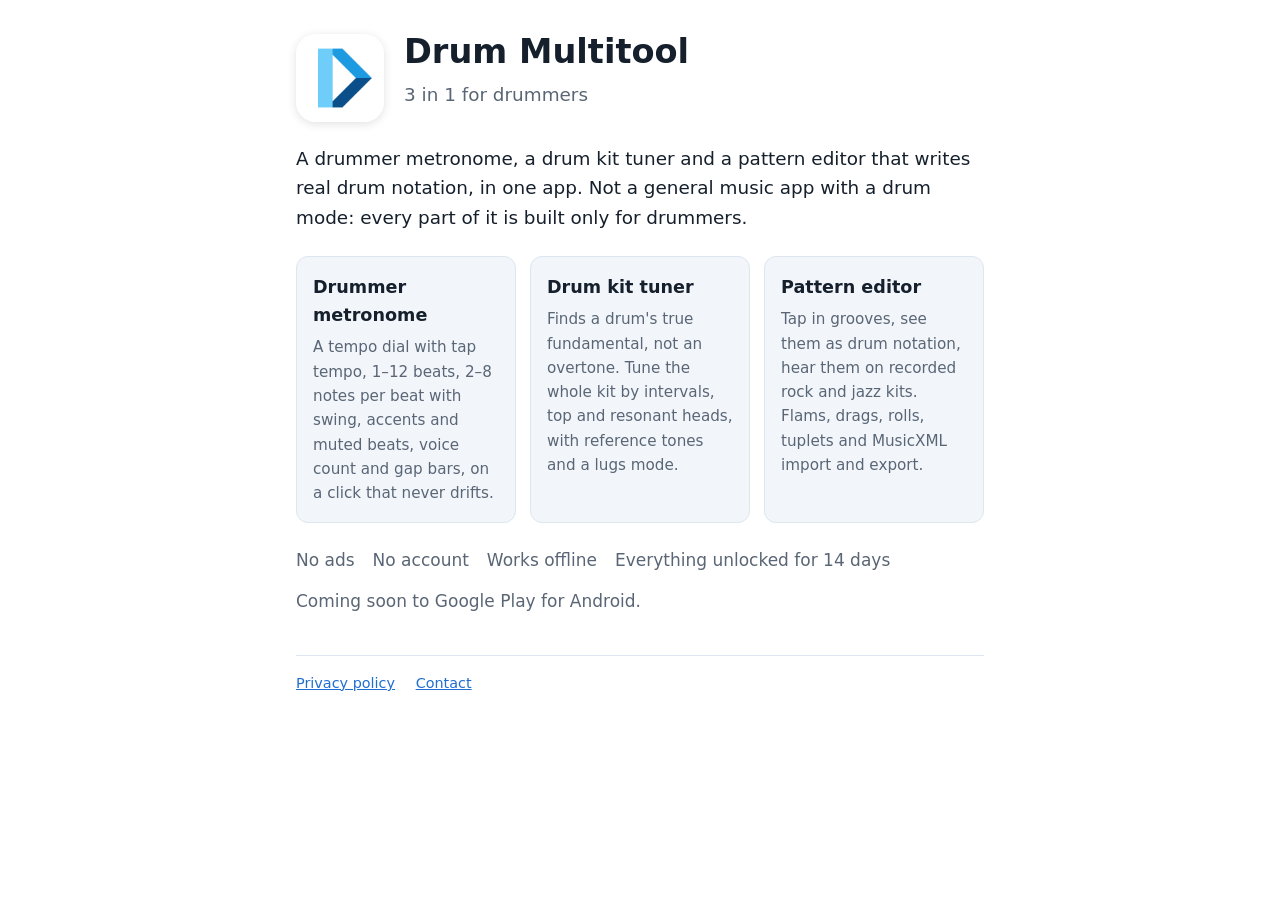
<file: index.html>
<!doctype html>
<html lang="en">
<head>
<meta charset="utf-8">
<meta name="viewport" content="width=device-width, initial-scale=1">
<title>Drum Multitool</title>
<meta name="description" content="3 in 1 for drummers: a drummer metronome, a drum kit tuner and a pattern editor that writes real drum notation.">
<link rel="icon" href="favicon.png">
<link rel="stylesheet" href="style.css">
</head>
<body>
<main>
  <div class="hero">
    <img src="icon.png" alt="">
    <div>
      <h1>Drum Multitool</h1>
      <p class="lead muted">3 in 1 for drummers</p>
    </div>
  </div>

  <p class="lead">A drummer metronome, a drum kit tuner and a pattern editor that writes real
  drum notation, in one app. Not a general music app with a drum mode: every part of it is
  built only for drummers.</p>

  <div class="tools">
    <div class="tool">
      <h3>Drummer metronome</h3>
      <p>A tempo dial with tap tempo, 1–12 beats, 2–8 notes per beat with swing, accents and
      muted beats, voice count and gap bars, on a click that never drifts.</p>
    </div>
    <div class="tool">
      <h3>Drum kit tuner</h3>
      <p>Finds a drum's true fundamental, not an overtone. Tune the whole kit by intervals,
      top and resonant heads, with reference tones and a lugs mode.</p>
    </div>
    <div class="tool">
      <h3>Pattern editor</h3>
      <p>Tap in grooves, see them as drum notation, hear them on recorded rock and jazz
      kits. Flams, drags, rolls, tuplets and MusicXML import and export.</p>
    </div>
  </div>

  <ul class="facts">
    <li>No ads</li>
    <li>No account</li>
    <li>Works offline</li>
    <li>Everything unlocked for 14 days</li>
  </ul>

  <p class="muted">Coming soon to Google Play for Android.</p>

  <footer>
    <a href="privacy/">Privacy policy</a>
    <a href="mailto:drummultitool@gmail.com">Contact</a>
  </footer>
</main>
</body>
</html>
</file>
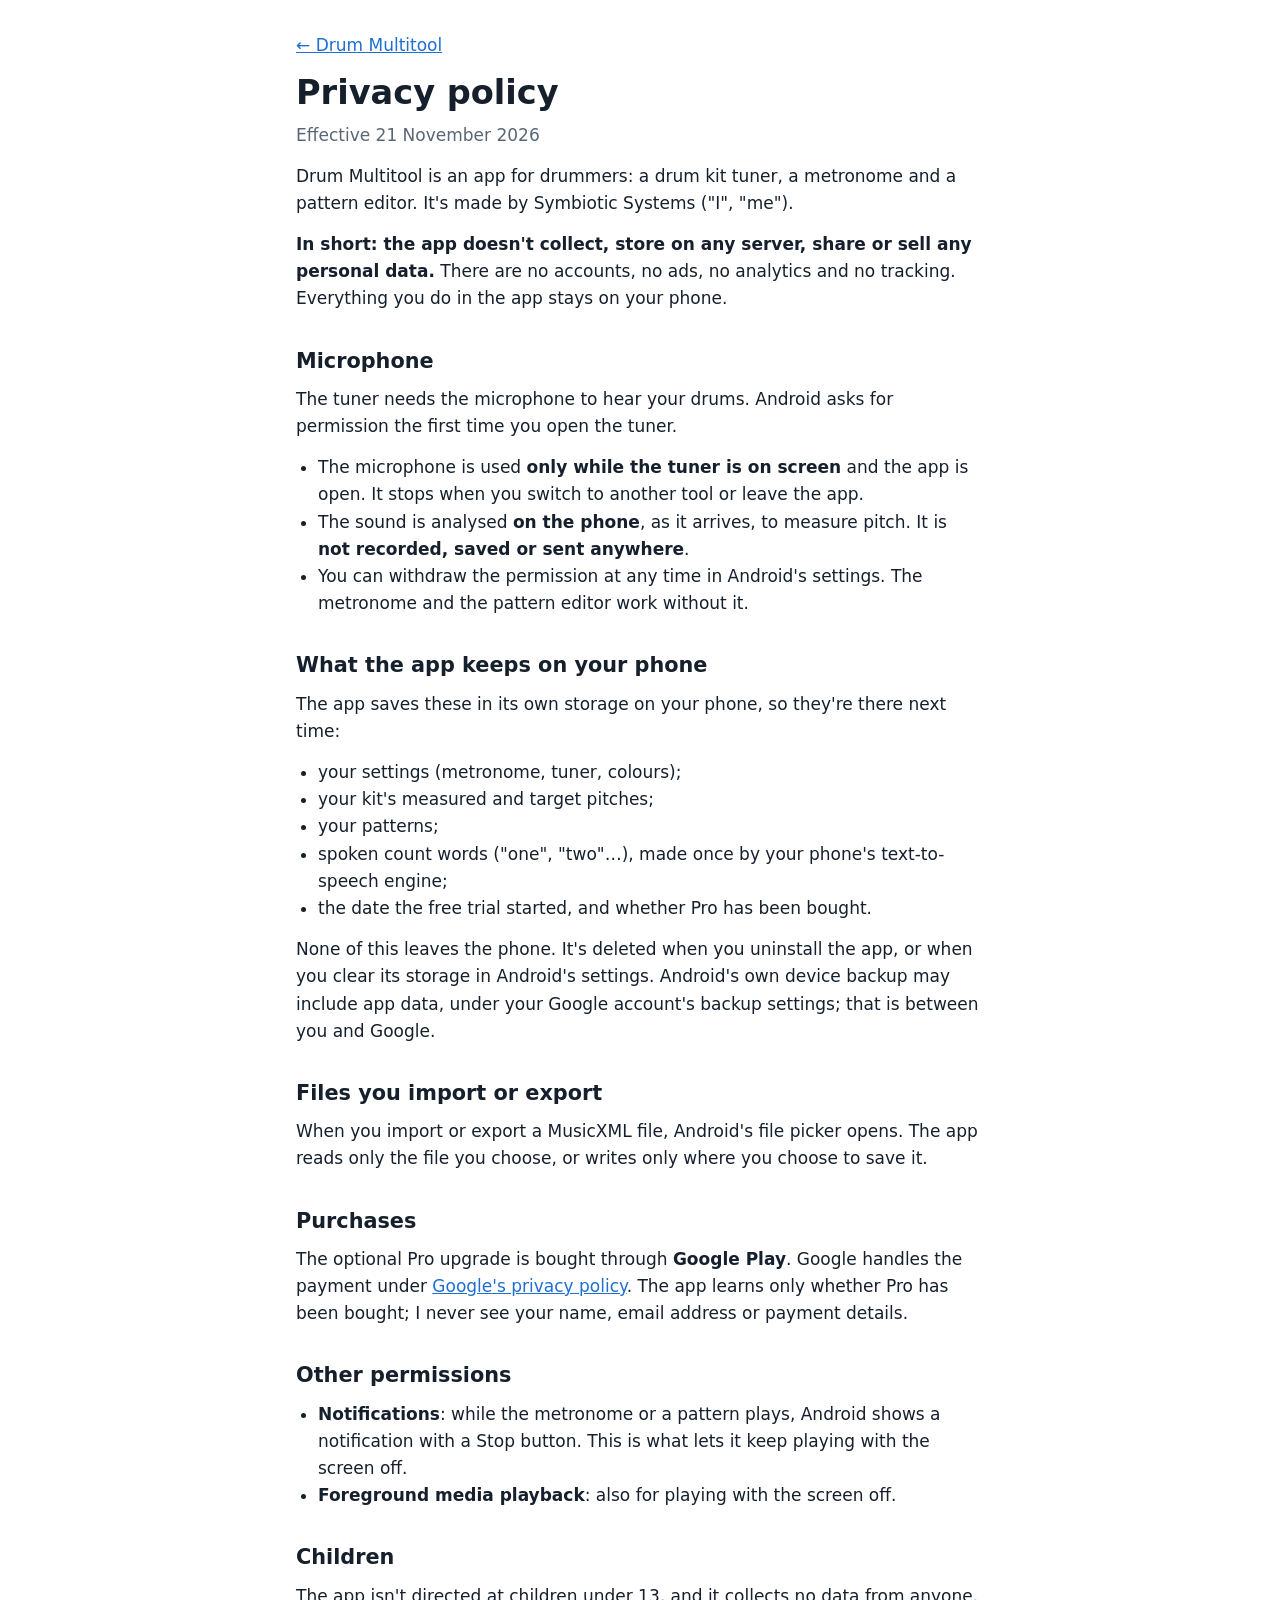
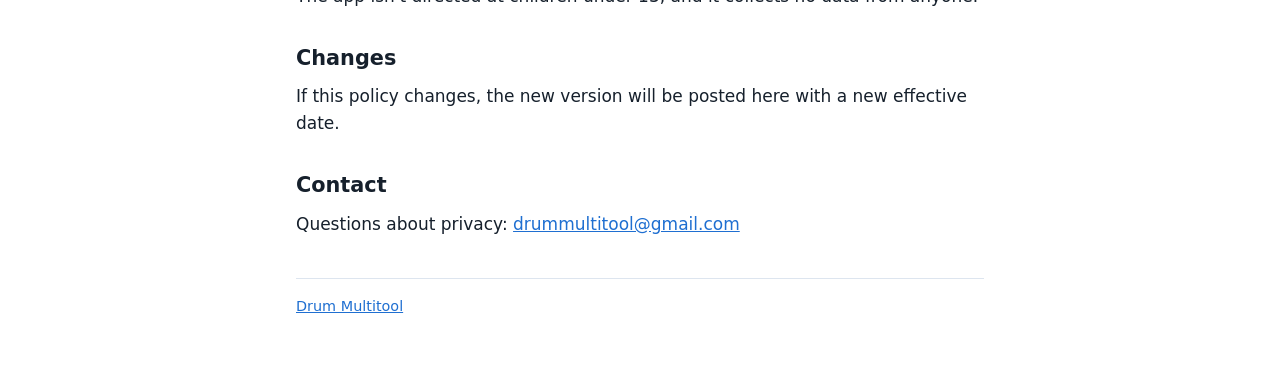
<file: privacy/index.html>
<!doctype html>
<html lang="en">
<head>
<meta charset="utf-8">
<meta name="viewport" content="width=device-width, initial-scale=1">
<title>Privacy policy · Drum Multitool</title>
<link rel="icon" href="../favicon.png">
<link rel="stylesheet" href="../style.css">
</head>
<body>
<main>
  <p><a href="../">← Drum Multitool</a></p>
  <h1>Privacy policy</h1>
  <p class="muted">Effective 21 November 2026</p>

  <p>Drum Multitool is an app for drummers: a drum kit tuner, a metronome and a pattern
  editor. It's made by Symbiotic Systems ("I", "me").</p>

  <p><strong>In short: the app doesn't collect, store on any server, share or sell any
  personal data.</strong> There are no accounts, no ads, no analytics and no tracking.
  Everything you do in the app stays on your phone.</p>

  <h2>Microphone</h2>
  <p>The tuner needs the microphone to hear your drums. Android asks for permission the
  first time you open the tuner.</p>
  <ul>
    <li>The microphone is used <strong>only while the tuner is on screen</strong> and the
    app is open. It stops when you switch to another tool or leave the app.</li>
    <li>The sound is analysed <strong>on the phone</strong>, as it arrives, to measure
    pitch. It is <strong>not recorded, saved or sent anywhere</strong>.</li>
    <li>You can withdraw the permission at any time in Android's settings. The metronome
    and the pattern editor work without it.</li>
  </ul>

  <h2>What the app keeps on your phone</h2>
  <p>The app saves these in its own storage on your phone, so they're there next time:</p>
  <ul>
    <li>your settings (metronome, tuner, colours);</li>
    <li>your kit's measured and target pitches;</li>
    <li>your patterns;</li>
    <li>spoken count words ("one", "two"…), made once by your phone's text-to-speech
    engine;</li>
    <li>the date the free trial started, and whether Pro has been bought.</li>
  </ul>
  <p>None of this leaves the phone. It's deleted when you uninstall the app, or when you
  clear its storage in Android's settings. Android's own device backup may include app
  data, under your Google account's backup settings; that is between you and Google.</p>

  <h2>Files you import or export</h2>
  <p>When you import or export a MusicXML file, Android's file picker opens. The app reads
  only the file you choose, or writes only where you choose to save it.</p>

  <h2>Purchases</h2>
  <p>The optional Pro upgrade is bought through <strong>Google Play</strong>. Google
  handles the payment under <a href="https://policies.google.com/privacy">Google's privacy
  policy</a>. The app learns only whether Pro has been bought; I never see your name, email
  address or payment details.</p>

  <h2>Other permissions</h2>
  <ul>
    <li><strong>Notifications</strong>: while the metronome or a pattern plays, Android
    shows a notification with a Stop button. This is what lets it keep playing with the
    screen off.</li>
    <li><strong>Foreground media playback</strong>: also for playing with the screen
    off.</li>
  </ul>

  <h2>Children</h2>
  <p>The app isn't directed at children under 13, and it collects no data from anyone.</p>

  <h2>Changes</h2>
  <p>If this policy changes, the new version will be posted here with a new effective
  date.</p>

  <h2>Contact</h2>
  <p>Questions about privacy: <a href="mailto:drummultitool@gmail.com">drummultitool@gmail.com</a></p>

  <footer>
    <a href="../">Drum Multitool</a>
  </footer>
</main>
</body>
</html>
</file>
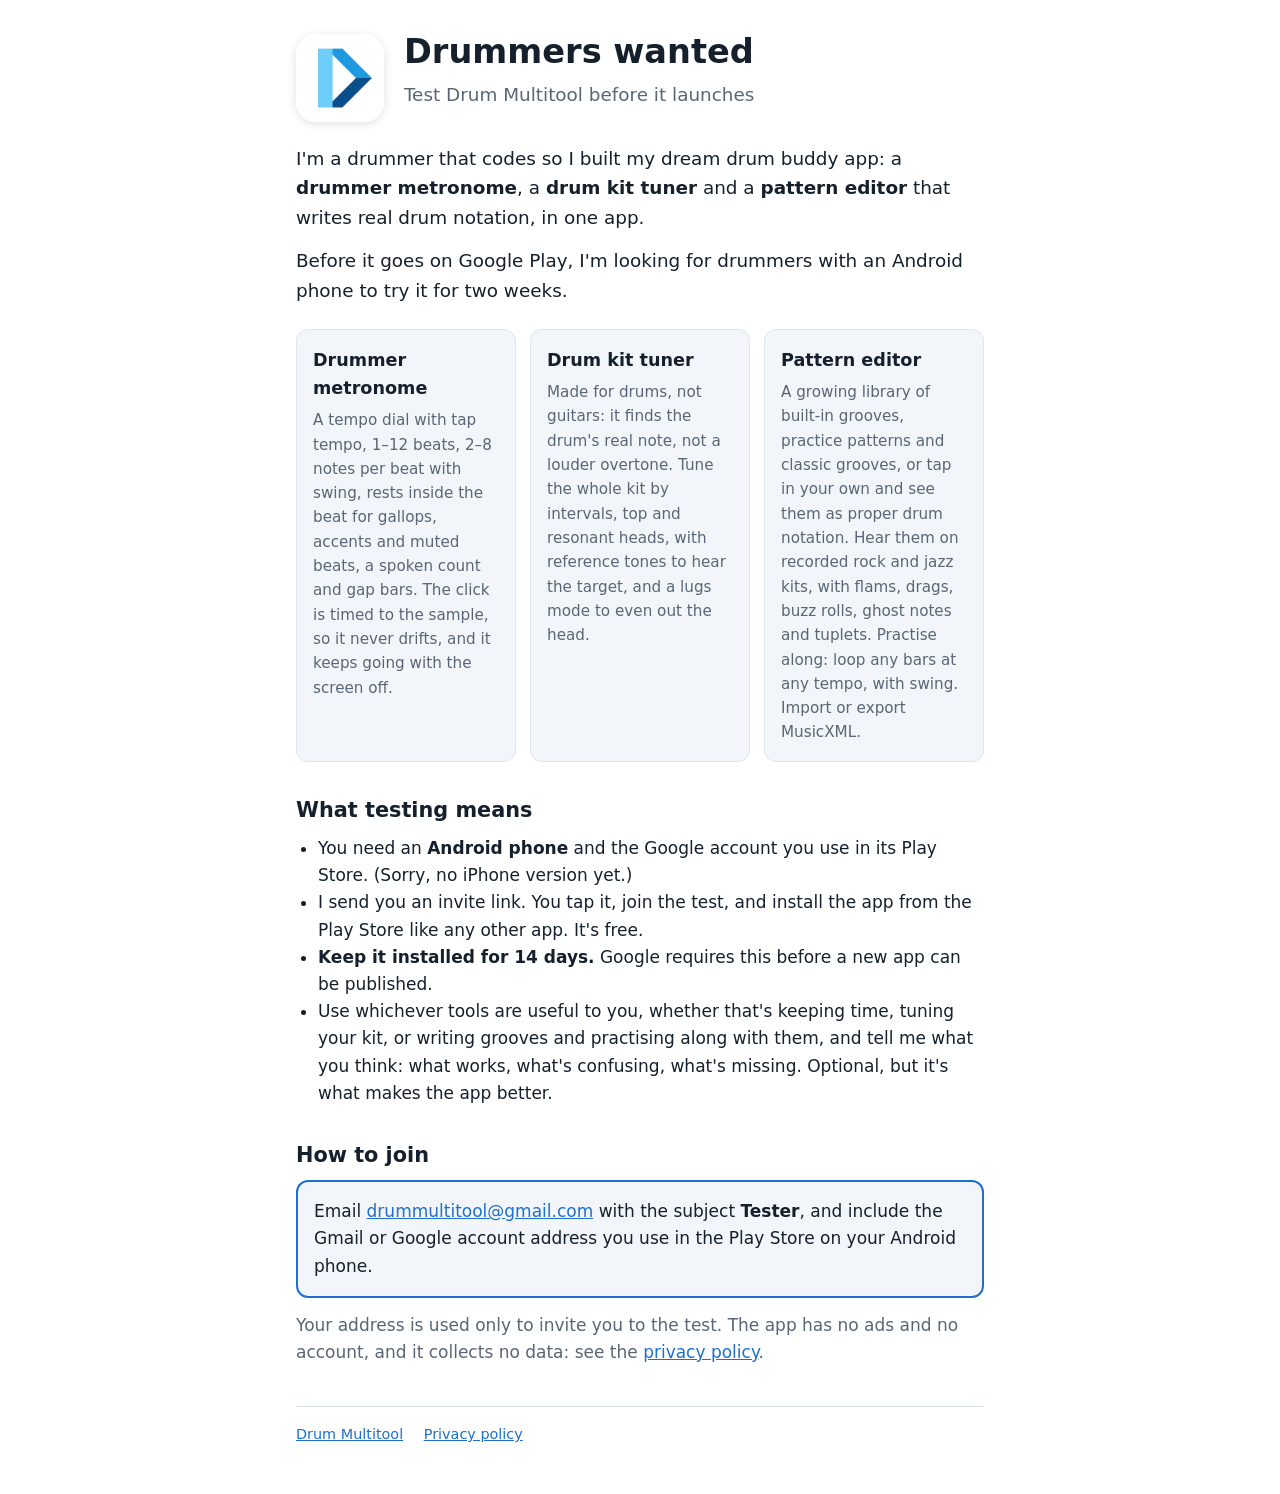
<file: test/index.html>
<!doctype html>
<html lang="en">
<head>
<meta charset="utf-8">
<meta name="viewport" content="width=device-width, initial-scale=1">
<title>Test Drum Multitool</title>
<meta name="description" content="Drummers wanted: try Drum Multitool, a metronome, drum kit tuner and pattern editor in one app, before it launches on Google Play.">
<meta property="og:title" content="Drummers wanted: test Drum Multitool">
<meta property="og:description" content="A drummer metronome, a drum kit tuner and a pattern editor in one Android app. Free for testers, before it launches on Google Play.">
<meta property="og:image" content="https://dizruptor.github.io/drummultitool-site/icon.png">
<link rel="icon" href="../favicon.png">
<link rel="stylesheet" href="../style.css">
</head>
<body>
<main>
  <div class="hero">
    <img src="../icon.png" alt="">
    <div>
      <h1>Drummers wanted</h1>
      <p class="lead muted">Test Drum Multitool before it launches</p>
    </div>
  </div>

  <p class="lead">I'm a drummer that codes so I built my dream drum buddy app: a
  <strong>drummer metronome</strong>, a <strong>drum kit tuner</strong> and a
  <strong>pattern editor</strong> that writes real drum notation, in one app.</p>

  <p class="lead">Before it goes on Google Play, I'm looking for drummers with an Android
  phone to try it for two weeks.</p>

  <div class="tools">
    <div class="tool">
      <h3>Drummer metronome</h3>
      <p>A tempo dial with tap tempo, 1–12 beats, 2–8 notes per beat with swing, rests
      inside the beat for gallops, accents and muted beats, a spoken count and gap bars. The
      click is timed to the sample, so it never drifts, and it keeps going with the screen
      off.</p>
    </div>
    <div class="tool">
      <h3>Drum kit tuner</h3>
      <p>Made for drums, not guitars: it finds the drum's real note, not a louder overtone.
      Tune the whole kit by intervals, top and resonant heads, with reference tones to hear
      the target, and a lugs mode to even out the head.</p>
    </div>
    <div class="tool">
      <h3>Pattern editor</h3>
      <p>A growing library of built-in grooves, practice patterns and classic grooves, or tap
      in your own and see them as proper drum notation. Hear them on recorded rock and jazz
      kits, with flams, drags, buzz rolls, ghost notes and tuplets. Practise along: loop any
      bars at any tempo, with swing. Import or export MusicXML.</p>
    </div>
  </div>

  <h2>What testing means</h2>
  <ul>
    <li>You need an <strong>Android phone</strong> and the Google account you use in its
    Play Store. (Sorry, no iPhone version yet.)</li>
    <li>I send you an invite link. You tap it, join the test, and install the app from the
    Play Store like any other app. It's free.</li>
    <li><strong>Keep it installed for 14 days.</strong> Google requires this before a new
    app can be published.</li>
    <li>Use whichever tools are useful to you, whether that's keeping time, tuning your kit,
    or writing grooves and practising along with them, and tell me what you think: what
    works, what's confusing, what's missing. Optional, but it's what makes the app
    better.</li>
  </ul>

  <h2>How to join</h2>
  <div class="cta">
    <p>Email <a href="mailto:drummultitool@gmail.com?subject=Tester">drummultitool@gmail.com</a>
    with the subject <strong>Tester</strong>, and include the Gmail or Google account
    address you use in the Play Store on your Android phone.</p>
  </div>
  <p class="muted">Your address is used only to invite you to the test. The app has no ads
  and no account, and it collects no data: see the <a href="../privacy/">privacy
  policy</a>.</p>

  <footer>
    <a href="../">Drum Multitool</a>
    <a href="../privacy/">Privacy policy</a>
  </footer>
</main>
</body>
</html>
</file>
<file: style.css>
:root {
  --bg: #ffffff;
  --text: #16202c;
  --muted: #5a6675;
  --accent: #1f6fd1;
  --band: #f2f6fb;
  --line: #dde5ef;
}
@media (prefers-color-scheme: dark) {
  :root {
    --bg: #0f141b;
    --text: #e8edf3;
    --muted: #9aa7b6;
    --accent: #6eaaf5;
    --band: #171e27;
    --line: #26303c;
  }
}
* { box-sizing: border-box; }
html { -webkit-text-size-adjust: 100%; }
body {
  margin: 0;
  background: var(--bg);
  color: var(--text);
  font: 17px/1.6 system-ui, -apple-system, "Segoe UI", Roboto, sans-serif;
}
main { max-width: 720px; margin: 0 auto; padding: 32px 16px 48px; }
a { color: var(--accent); }
h1 { font-size: 2.1rem; line-height: 1.2; margin: 0 0 8px; }
h2 { font-size: 1.3rem; margin: 32px 0 8px; }
h3 { font-size: 1.1rem; margin: 0 0 6px; }
p, ul { margin: 0 0 14px; }
ul { padding-left: 22px; }
.muted { color: var(--muted); }
.hero { display: flex; gap: 20px; align-items: center; margin-bottom: 20px; }
.hero img { width: 88px; height: 88px; border-radius: 20px; flex: none;
  box-shadow: 0 2px 10px rgba(0, 0, 0, .12); }
.lead { font-size: 1.15rem; }
.tools { display: grid; gap: 14px; margin: 24px 0; }
@media (min-width: 640px) { .tools { grid-template-columns: repeat(3, 1fr); } }
.tool { background: var(--band); border: 1px solid var(--line); border-radius: 12px; padding: 16px; }
.tool p { margin: 0; color: var(--muted); font-size: .95rem; }
.cta { background: var(--band); border: 2px solid var(--accent); border-radius: 12px;
  padding: 16px; margin: 8px 0 14px; }
.cta p { margin: 0; }
.facts { display: flex; flex-wrap: wrap; gap: 8px 18px; padding: 0; list-style: none; color: var(--muted); }
footer { border-top: 1px solid var(--line); margin-top: 40px; padding-top: 16px;
  color: var(--muted); font-size: .9rem; }
footer a { margin-right: 16px; }
</file>
